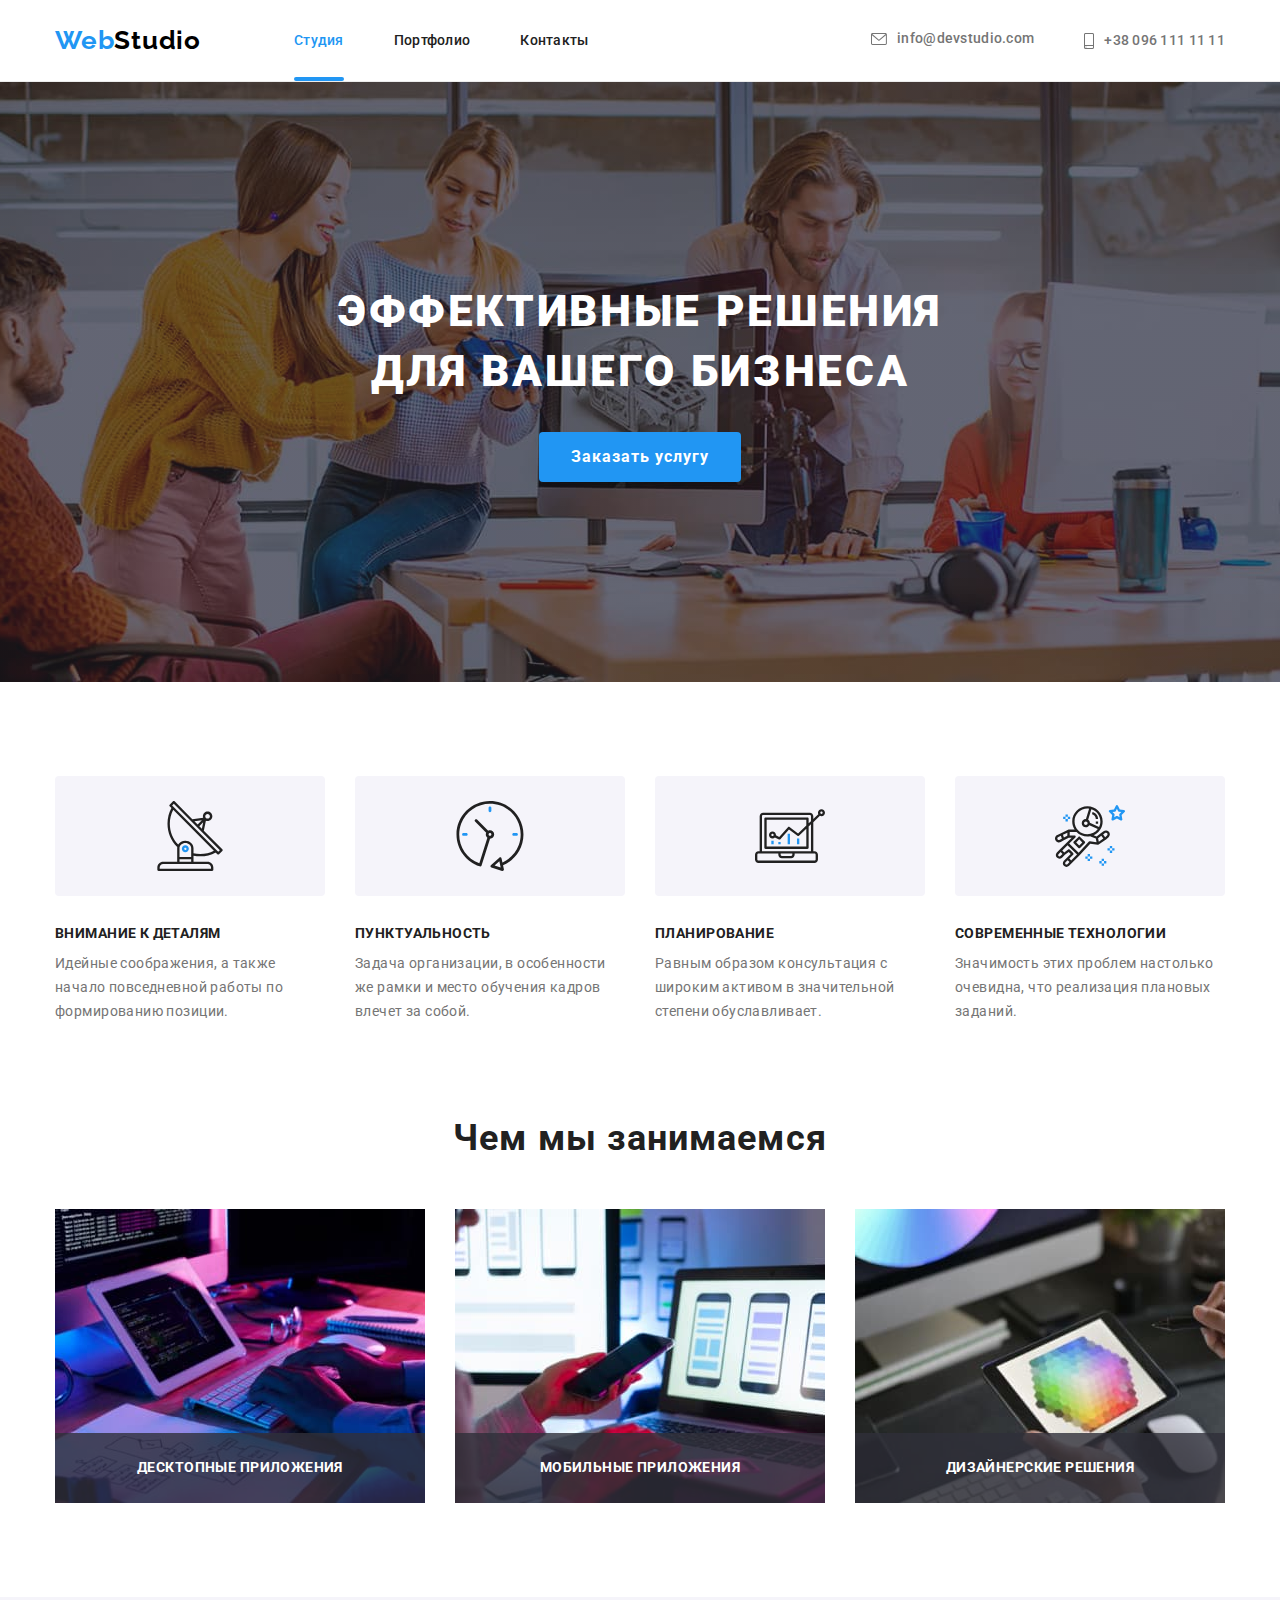
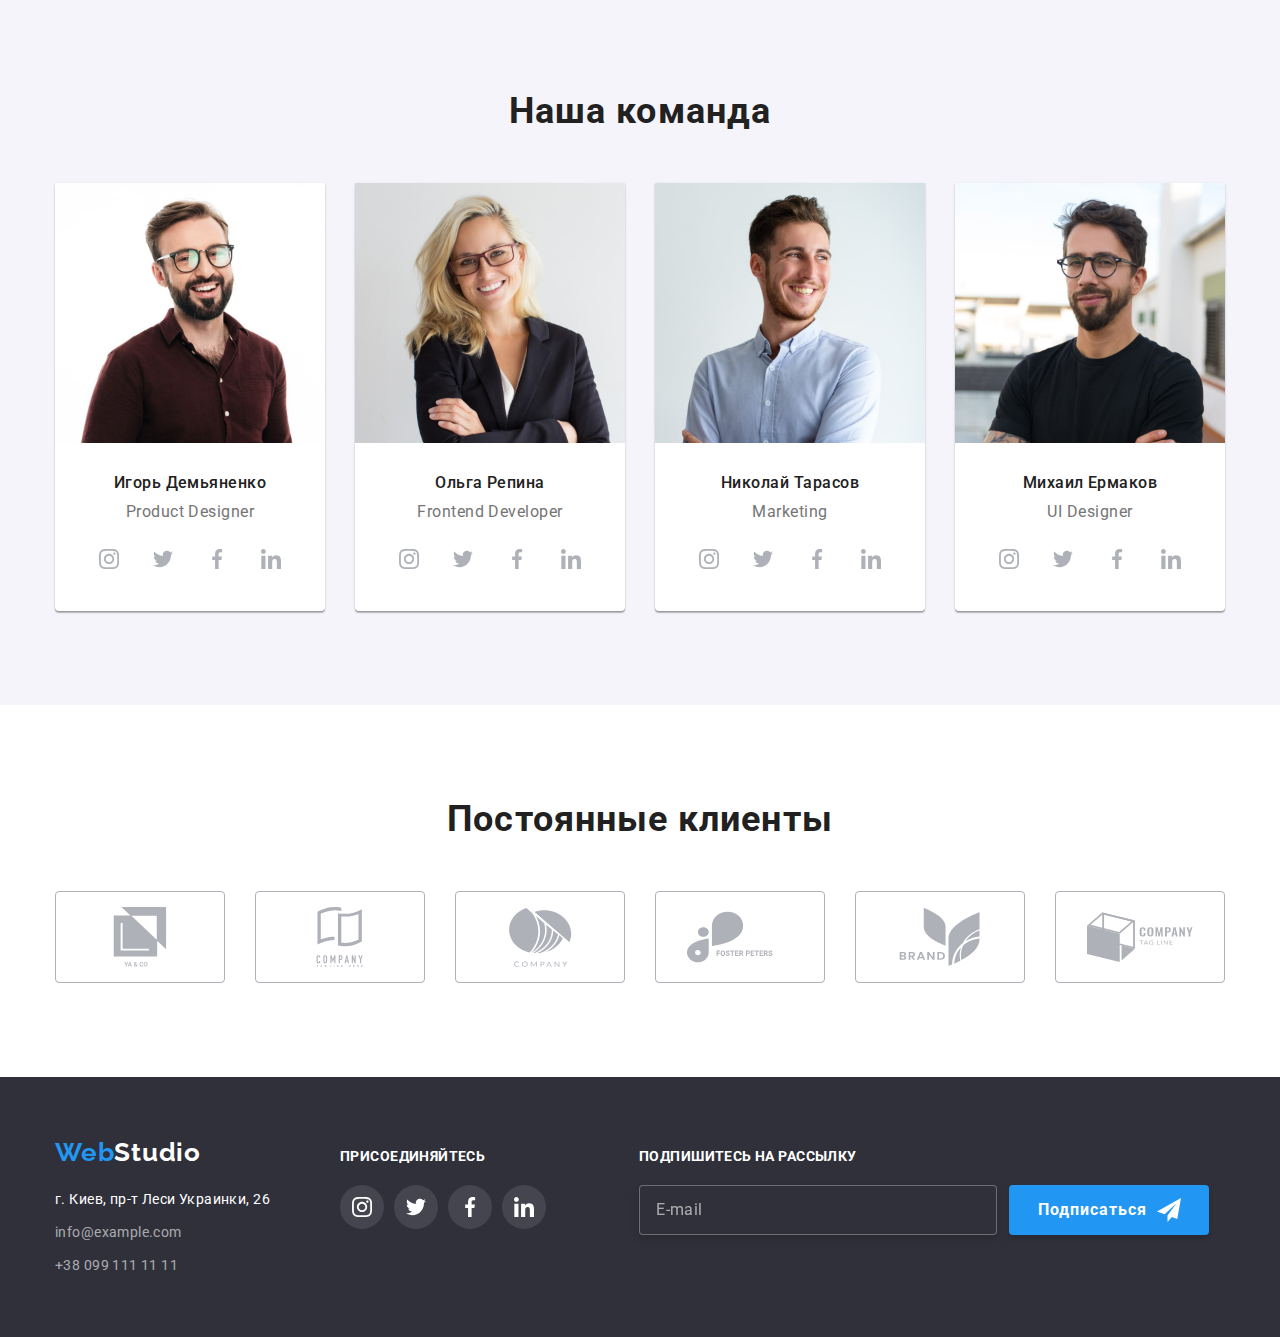
<file: index.html>
<!DOCTYPE html>
<html lang="ru">
  <head>
    <meta charset="UTF-8" />
    <meta http-equiv="X-UA-Compatible" content="IE=edge" />
    <meta name="viewport" content="width=device-width, initial-scale=1.0" />
    <title>Студія</title>
    <link rel="preconnect" href="https://fonts.googleapis.com" />
    <link rel="preconnect" href="https://fonts.gstatic.com" crossorigin />
    <link
      href="https://fonts.googleapis.com/css2?family=Raleway:wght@700&family=Roboto:wght@400;500;700;900&display=swap"
      rel="stylesheet"
    />
    <link
      rel="stylesheet"
      href="https://cdnjs.cloudflare.com/ajax/libs/modern-normalize/1.1.0/modern-normalize.min.css"
    />
    <link rel="stylesheet" href="./css/styles.css" />
  </head>
  <body>
    <header>
      <div class="nav container">
        <nav class="navigation">
          <a href="./index.html" class="logo">
            <span class="word-web">Web</span
            ><span class="word-studio">Studio</span>
          </a>
          <ul class="site-nav list">
            <li class="item">
              <a href="./index.html" class="link current">Студия</a>
            </li>
            <li class="item">
              <a href="./portfolio.html" class="link">Портфолио</a>
            </li>
            <li class="item">
              <a href="" class="link">Контакты</a>
            </li>
          </ul>
        </nav>
        <ul class="site-contact list">
          <li class="item-contact">
            <a href="mailto:info@devstudio.com" class="header-mail">
              <svg class="contact-icon" width="16px" height="12px">
                <use href="./images/symbol-defs.svg#icon-envelope"></use></svg
              >info@devstudio.com</a
            >
          </li>
          <li class="item-contact">
            <a href="tel:+380961111111" class="header-tel">
              <svg class="contact-icon" width="10px" height="16px">
                <use href="./images/symbol-defs.svg#icon-smartphone"></use>
              </svg>
              +38 096 111 11 11</a
            >
          </li>
        </ul>
      </div>
    </header>
    <main>
      <section class="section hero">
        <div class="hero-container">
          <h1 class="hero-title">Эффективные решения для вашего бизнеса</h1>
          <button type="button" class="hero-button" data-modal-open>
            Заказать услугу
          </button>
          <div class="backdrop is-hidden" data-modal>
            <form class="contact-form modal">
              <button type="button" class="close-button" data-modal-close>
                <svg class="close-icon" width="18px" height="18px">
                  <use href="./images/symbol-defs.svg#icon-close-black"></use>
                </svg>
              </button>
              <h2 class="contact-title">
                Оставьте свои данные, мы вам перезвоним
              </h2>
              <div class="contact-name">
                <label class="name-label" for="name">Имя</label>
                <input
                  class="form field"
                  type="text"
                  name="name"
                  id="name"
                  placeholder=""
                />
                <svg class="person-icon changed" width="18px" height="18px">
                  <use href="./images/symbol-defs.svg#icon-person-black"></use>
                </svg>
              </div>
              <div class="contact-tel">
                <label class="name-label" for="tel">Телефон</label>
                <input
                  class="form field"
                  type="tel"
                  name="tel"
                  id="tel"
                  placeholder=""
                />
                <svg class="tel-icon changed" width="18px" height="18px">
                  <use href="./images/symbol-defs.svg#icon-phone-black"></use>
                </svg>
              </div>
              <div class="contact-email">
                <label class="name-label" for="modal-email">Почта</label>
                <input
                  class="form field"
                  type="email"
                  name="email2"
                  id="modal-email"
                  placeholder=""
                />
                <svg class="email-icon changed" width="18px" height="18px">
                  <use href="./images/symbol-defs.svg#icon-email-black"></use>
                </svg>
              </div>
              <div class="contact-coment">
                <label class="name-label" for="coment">Комментарий</label>
                <textarea
                  class="coment-form field"
                  name="coment"
                  id="coment"
                  placeholder="Введите текст"
                  cols="30"
                  rows="10"
                ></textarea>
              </div>
              <div class="contact-agreement">
                <label for="agreement" class="agreement-label">
                  <input
                    class="checkbox-input"
                    type="checkbox"
                    name="mailing"
                    value="agreement"
                    id="agreement"
                  />
                  <span class="wrapper-checkbox-icon">
                    <svg
                      class="checkbox-icon changed"
                      width="11px"
                      height="8px"
                    >
                      <use
                        href="./images/symbol-defs.svg#icon-vectorcheck"
                      ></use>
                    </svg>
                  </span>
                  <span>Соглашаюсь с рассылкой и принимаю</span>
                  <a
                    class="agreement link"
                    href=""
                    target="_blank"
                    rel="noopener noreferrer"
                  >
                    Условия договора
                  </a>
                </label>
              </div>
              <button class="contact button" type="submit">Отправить</button>
            </form>
          </div>
        </div>
      </section>
      <section class="section distinction">
        <div class="container">
          <h2 class="section-title visually-hidden">
            Наши качественные особенности
          </h2>
          <ul class="distinction list">
            <li class="item">
              <div class="icon-wrapper">
                <svg class="distinction-icon" width="70px" height="70px">
                  <use href="./images/symbol-defs.svg#icon-antenna"></use>
                </svg>
              </div>
              <h3 class="distinction-header">Внимание к деталям</h3>
              <p class="distinction-description">
                Идейные соображения, а также начало повседневной работы по
                формированию позиции.
              </p>
            </li>
            <li class="item">
              <div class="icon-wrapper">
                <svg class="distinction-icon" width="70px" height="70px">
                  <use href="./images/symbol-defs.svg#icon-clock"></use>
                </svg>
              </div>
              <h3 class="distinction-header">Пунктуальность</h3>
              <p class="distinction-description">
                Задача организации, в особенности же рамки и место обучения
                кадров влечет за собой.
              </p>
            </li>
            <li class="item">
              <div class="icon-wrapper">
                <svg class="distinction-icon" width="70px" height="70px">
                  <use href="./images/symbol-defs.svg#icon-diagram"></use>
                </svg>
              </div>
              <h3 class="distinction-header">Планирование</h3>
              <p class="distinction-description">
                Равным образом консультация с широким активом в значительной
                степени обуславливает.
              </p>
            </li>
            <li class="item">
              <div class="icon-wrapper">
                <svg class="distinction-icon" width="70px" height="70px">
                  <use href="./images/symbol-defs.svg#icon-astronaut"></use>
                </svg>
              </div>
              <h3 class="distinction-header">Современные технологии</h3>
              <p class="distinction-description">
                Значимость этих проблем настолько очевидна, что реализация
                плановых заданий.
              </p>
            </li>
          </ul>
        </div>
      </section>
      <section class="section occupations">
        <div class="container column">
          <h2 class="section-title">Чем мы занимаемся</h2>
          <ul class="occupation list">
            <li class="item">
              <img
                src="./images/img1.jpg"
                alt=" на малюнку зображена розробка програмного забезпечення для комп'ютера"
                width="370"
                class="occupation-foto"
              />
              <h3 class="description-title">Десктопные приложения</h3>
            </li>
            <li class="item">
              <img
                src="./images/img2.jpg"
                alt="на малюнку зображена розробка програмного забезпечення для телефона"
                width="370"
                class="occupation-foto"
              />
              <h3 class="description-title">Мобильные приложения</h3>
            </li>
            <li class="item">
              <img
                src="./images/img3.jpg"
                alt="на малюнку зображено вибір кольорового спектру на планшеті"
                width="370"
                class="occupation-foto"
              />
              <h3 class="description-title">Дизайнерские решения</h3>
            </li>
          </ul>
        </div>
      </section>
      <section class="section our-team">
        <div class="container column">
          <h2 class="section-title">Наша команда</h2>
          <ul class="our-team list">
            <li class="item">
              <img
                src="./images/igor.jpg"
                alt="фото Игоря"
                width="270"
                class="our-team foto"
              />
              <div class="team wrapper">
                <h3 class="team-member">Игорь Демьяненко</h3>
                <p class="specialization">Product Designer</p>
              </div>
              <ul class="social-networks list">
                <li class="social-network-icon">
                  <a
                    href="https://www.instagram.com/"
                    target="_blank"
                    rel="noopener noreferrer"
                  >
                    <svg class="social-icon" width="20px" height="20px">
                      <use href="./images/symbol-defs.svg#icon-instagram"></use>
                    </svg>
                  </a>
                </li>
                <li class="social-network-icon">
                  <a
                    href="https://twitter.com/"
                    target="_blank"
                    rel="noopener noreferrer"
                  >
                    <svg class="social-icon" width="20px" height="20px">
                      <use href="./images/symbol-defs.svg#icon-twitter"></use>
                    </svg>
                  </a>
                </li>
                <li class="social-network-icon">
                  <a
                    href="https://www.facebook.com/"
                    target="_blank"
                    rel="noopener noreferrer"
                  >
                    <svg class="social-icon" width="20px" height="20px">
                      <use href="./images/symbol-defs.svg#icon-facebook"></use>
                    </svg>
                  </a>
                </li>
                <li class="social-network-icon">
                  <a
                    href="https://www.linkedin.com/"
                    target="_blank"
                    rel="noopener noreferrer"
                  >
                    <svg class="social-icon" width="20px" height="20px">
                      <use href="./images/symbol-defs.svg#icon-linkedin"></use>
                    </svg>
                  </a>
                </li>
              </ul>
            </li>
            <li class="item">
              <img
                src="./images/olga.jpg"
                alt="фото Ольги"
                width="270"
                class="our-team foto"
              />
              <div class="team wrapper">
                <h3 class="team-member">Ольга Репина</h3>
                <p class="specialization">Frontend Developer</p>
              </div>
              <ul class="social-networks list">
                <li class="social-network-icon">
                  <a
                    href="https://www.instagram.com/"
                    target="_blank"
                    rel="noopener noreferrer"
                  >
                    <svg class="social-icon" width="20px" height="20px">
                      <use href="./images/symbol-defs.svg#icon-instagram"></use>
                    </svg>
                  </a>
                </li>
                <li class="social-network-icon">
                  <a
                    href="https://twitter.com/"
                    target="_blank"
                    rel="noopener noreferrer"
                  >
                    <svg class="social-icon" width="20px" height="20px">
                      <use href="./images/symbol-defs.svg#icon-twitter"></use>
                    </svg>
                  </a>
                </li>
                <li class="social-network-icon">
                  <a
                    href="https://www.facebook.com/"
                    target="_blank"
                    rel="noopener noreferrer"
                  >
                    <svg class="social-icon" width="20px" height="20px">
                      <use href="./images/symbol-defs.svg#icon-facebook"></use>
                    </svg>
                  </a>
                </li>
                <li class="social-network-icon">
                  <a
                    href="https://www.linkedin.com/"
                    target="_blank"
                    rel="noopener noreferrer"
                  >
                    <svg class="social-icon" width="20px" height="20px">
                      <use href="./images/symbol-defs.svg#icon-linkedin"></use>
                    </svg>
                  </a>
                </li>
              </ul>
            </li>
            <li class="item">
              <img
                src="./images/nikolas.jpg"
                alt="фото Николая"
                width="270"
                class="our-team foto"
              />
              <div class="team wrapper">
                <h3 class="team-member">Николай Тарасов</h3>
                <p class="specialization">Marketing</p>
              </div>
              <ul class="social-networks list">
                <li class="social-network-icon">
                  <a
                    href="https://www.instagram.com/"
                    target="_blank"
                    rel="noopener noreferrer"
                  >
                    <svg class="social-icon" width="20px" height="20px">
                      <use href="./images/symbol-defs.svg#icon-instagram"></use>
                    </svg>
                  </a>
                </li>
                <li class="social-network-icon">
                  <a
                    href="https://twitter.com/"
                    target="_blank"
                    rel="noopener noreferrer"
                  >
                    <svg class="social-icon" width="20px" height="20px">
                      <use href="./images/symbol-defs.svg#icon-twitter"></use>
                    </svg>
                  </a>
                </li>
                <li class="social-network-icon">
                  <a
                    href="https://www.facebook.com/"
                    target="_blank"
                    rel="noopener noreferrer"
                  >
                    <svg class="social-icon" width="20px" height="20px">
                      <use href="./images/symbol-defs.svg#icon-facebook"></use>
                    </svg>
                  </a>
                </li>
                <li class="social-network-icon">
                  <a
                    href="https://www.linkedin.com/"
                    target="_blank"
                    rel="noopener noreferrer"
                  >
                    <svg class="social-icon" width="20px" height="20px">
                      <use href="./images/symbol-defs.svg#icon-linkedin"></use>
                    </svg>
                  </a>
                </li>
              </ul>
            </li>
            <li class="item">
              <img
                src="./images/mihailo.jpg"
                alt="фото Михаила"
                width="270"
                class="our-team foto"
              />
              <div class="team wrapper">
                <h3 class="team-member">Михаил Ермаков</h3>
                <p class="specialization">UI Designer</p>
              </div>
              <ul class="social-networks list">
                <li class="social-network-icon">
                  <a
                    href="https://www.instagram.com/"
                    target="_blank"
                    rel="noopener noreferrer"
                  >
                    <svg class="social-icon" width="20px" height="20px">
                      <use href="./images/symbol-defs.svg#icon-instagram"></use>
                    </svg>
                  </a>
                </li>
                <li class="social-network-icon">
                  <a
                    href="https://twitter.com/"
                    target="_blank"
                    rel="noopener noreferrer"
                  >
                    <svg class="social-icon" width="20px" height="20px">
                      <use href="./images/symbol-defs.svg#icon-twitter"></use>
                    </svg>
                  </a>
                </li>
                <li class="social-network-icon">
                  <a
                    href="https://www.facebook.com/"
                    target="_blank"
                    rel="noopener noreferrer"
                  >
                    <svg class="social-icon" width="20px" height="20px">
                      <use href="./images/symbol-defs.svg#icon-facebook"></use>
                    </svg>
                  </a>
                </li>
                <li class="social-network-icon">
                  <a
                    href="https://www.linkedin.com/"
                    target="_blank"
                    rel="noopener noreferrer"
                  >
                    <svg class="social-icon" width="20px" height="20px">
                      <use href="./images/symbol-defs.svg#icon-linkedin"></use>
                    </svg>
                  </a>
                </li>
              </ul>
            </li>
          </ul>
        </div>
      </section>
      <section class="section client">
        <div class="container column">
          <h2 class="section-title">Постоянные клиенты</h2>
          <ul class="clients list">
            <li class="client-logo">
              <a href="" target="_blank" rel="noopener noreferrer">
                <svg class="logo-icon" width="106px" height="60px">
                  <use href="./images/symbol-defs.svg#icon-client1"></use>
                </svg>
              </a>
            </li>
            <li class="client-logo">
              <a href="" target="_blank" rel="noopener noreferrer">
                <svg class="logo-icon" width="106px" height="60px">
                  <use href="./images/symbol-defs.svg#icon-client2"></use>
                </svg>
              </a>
            </li>
            <li class="client-logo">
              <a href="" target="_blank" rel="noopener noreferrer">
                <svg class="logo-icon" width="106px" height="60px">
                  <use href="./images/symbol-defs.svg#icon-client3"></use>
                </svg>
              </a>
            </li>
            <li class="client-logo">
              <a href="" target="_blank" rel="noopener noreferrer">
                <svg class="logo-icon" width="106px" height="60px">
                  <use href="./images/symbol-defs.svg#icon-client4"></use>
                </svg>
              </a>
            </li>
            <li class="client-logo">
              <a href="" target="_blank" rel="noopener noreferrer">
                <svg class="logo-icon" width="106px" height="60px">
                  <use href="./images/symbol-defs.svg#icon-client5"></use>
                </svg>
              </a>
            </li>
            <li class="client-logo">
              <a href="" target="_blank" rel="noopener noreferrer">
                <svg class="logo-icon" width="106px" height="60px">
                  <use href="./images/symbol-defs.svg#icon-client6"></use>
                </svg>
              </a>
            </li>
          </ul>
        </div>
      </section>
    </main>

    <footer class="footer navigation">
      <div class="container-footer">
        <div class="adress-container">
          <a href="./index.html" class="logo">
            <span class="word-web">Web</span
            ><span class="word-studio">Studio</span>
          </a>
          <address class="adress">
            <ul class="adress list">
              <li class="item">
                <a
                  href="https://goo.gl/maps/ZD16TCM3uoNAEAxr9"
                  target="_blank"
                  rel="noopener noreferrer"
                  class="physical-address"
                  >г. Киев, пр-т Леси Украинки, 26</a
                >
              </li>
              <li class="item">
                <a href="mailto:info@example.com" class="footer-mail"
                  >info@example.com</a
                >
              </li>
              <li class="item">
                <a href="tel:+380991111111" class="footer-tel"
                  >+38 099 111 11 11</a
                >
              </li>
            </ul>
          </address>
        </div>
        <div class="join-container">
          <h3 class="join-title">присоединяйтесь</h3>
          <ul class="social-networks footer list">
            <li class="social-network-icon">
              <a
                href="https://www.instagram.com/"
                target="_blank"
                rel="noopener noreferrer"
                class="footer-icon"
              >
                <svg class="social-icon" width="20px" height="20px">
                  <use href="./images/symbol-defs.svg#icon-instagram"></use>
                </svg>
              </a>
            </li>
            <li class="social-network-icon">
              <a
                href="https://twitter.com/"
                target="_blank"
                rel="noopener noreferrer"
                class="footer-icon"
              >
                <svg class="social-icon" width="20px" height="20px">
                  <use href="./images/symbol-defs.svg#icon-twitter"></use>
                </svg>
              </a>
            </li>
            <li class="social-network-icon">
              <a
                href="https://www.facebook.com/"
                target="_blank"
                rel="noopener noreferrer"
                class="footer-icon"
              >
                <svg class="social-icon" width="20px" height="20px">
                  <use href="./images/symbol-defs.svg#icon-facebook"></use>
                </svg>
              </a>
            </li>
            <li class="social-network-icon">
              <a
                href="https://www.linkedin.com/"
                target="_blank"
                rel="noopener noreferrer"
                class="footer-icon"
              >
                <svg class="social-icon" width="20px" height="20px">
                  <use href="./images/symbol-defs.svg#icon-linkedin"></use>
                </svg>
              </a>
            </li>
          </ul>
        </div>

        <form class="subscribe-form" name="subscribe-form">
          <div class="subscription-wrap">
            <label class="subscription-title" for="email"
              >Подпишитесь на рассылку</label
            >

            <input
              class="subscription-input"
              type="email"
              name="email"
              id="email"
              placeholder="E-mail"
            />
          </div>

          <button class="subscription button" type="submit">
            <span class="sub-span">Подписаться</span
            ><svg class="subscription-icon" width="24px" height="24px">
              <use href="./images/symbol-defs.svg#icon-icon-send"></use>
            </svg>
          </button>
        </form>
      </div>
    </footer>
    <script src="./js/modal.js"></script>
  </body>
</html>
</file>
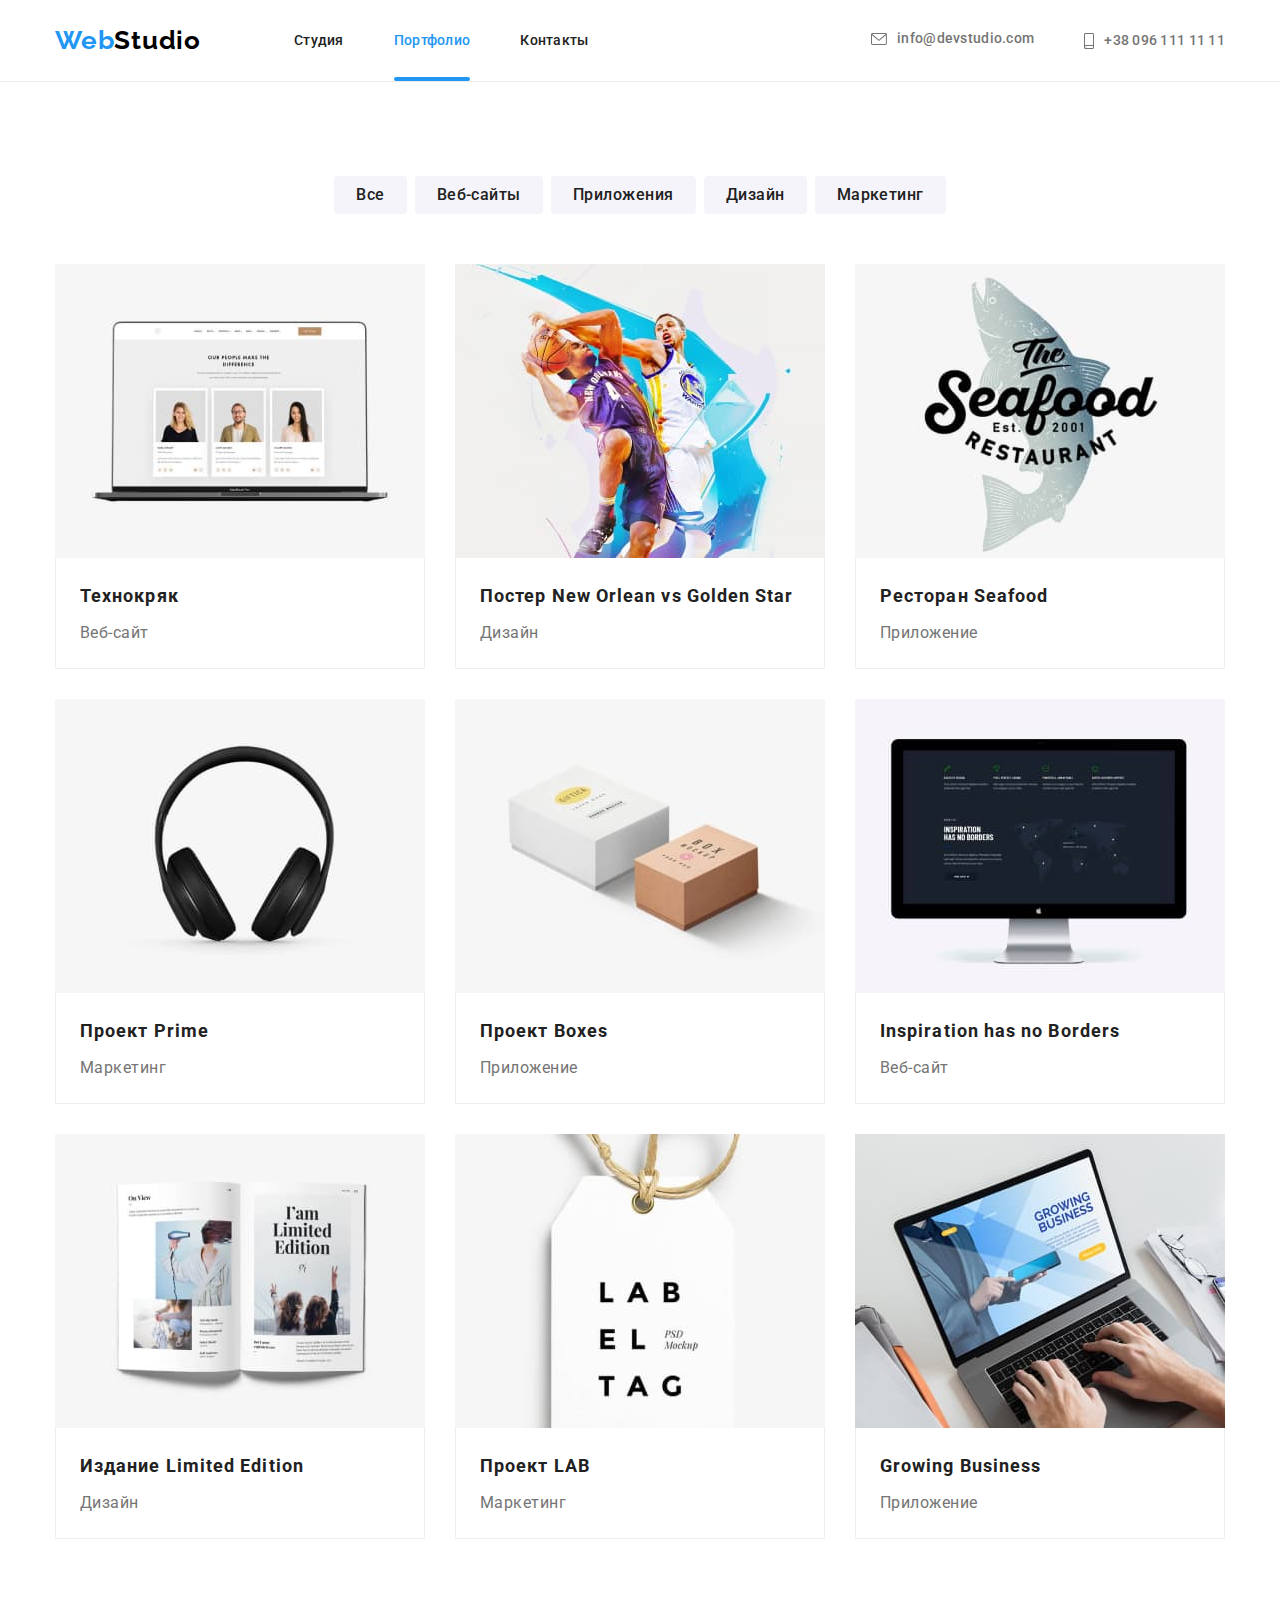
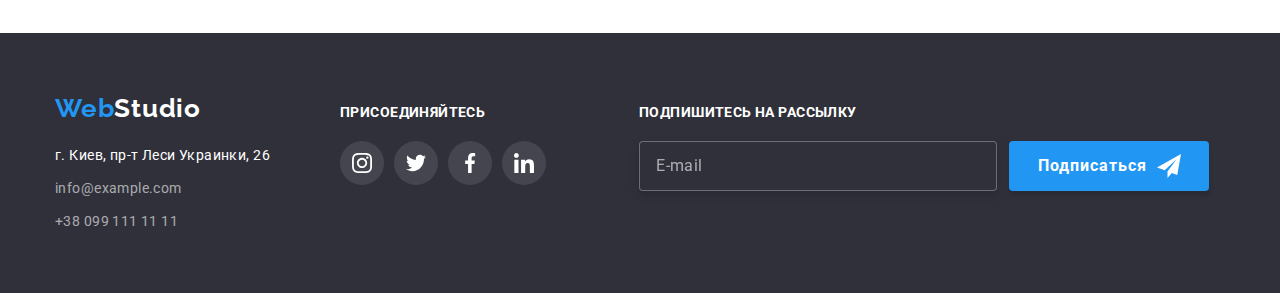
<file: portfolio.html>
<!DOCTYPE html>
<html lang="ru">
  <head>
    <meta charset="UTF-8" />
    <meta http-equiv="X-UA-Compatible" content="IE=edge" />
    <meta name="viewport" content="width=device-width, initial-scale=1.0" />
    <title>Портфоліо</title>
    <link rel="preconnect" href="https://fonts.googleapis.com" />
    <link rel="preconnect" href="https://fonts.gstatic.com" crossorigin />
    <link
      href="https://fonts.googleapis.com/css2?family=Raleway:wght@700&family=Roboto:wght@400;500;700;900&display=swap"
      rel="stylesheet"
    />
    <link
      rel="stylesheet"
      href="https://cdnjs.cloudflare.com/ajax/libs/modern-normalize/1.1.0/modern-normalize.min.css"
    />
    <link rel="stylesheet" href="./css/styles.css" />
  </head>
  <body>
    <header>
      <div class="nav container">
        <nav class="navigation">
          <a href="./index.html" class="logo">
            <span class="word-web">Web</span
            ><span class="word-studio">Studio</span>
          </a>
          <ul class="site-nav list">
            <li class="item">
              <a href="./index.html" class="link">Студия</a>
            </li>
            <li class="item">
              <a href="./portfolio.html" class="link current">Портфолио</a>
            </li>
            <li class="item">
              <a href="" class="link">Контакты</a>
            </li>
          </ul>
        </nav>
        <ul class="site-contact list">
          <li class="item-contact">
            <a href="mailto:info@devstudio.com" class="header-mail">
              <svg class="contact-icon" width="16px" height="12px">
                <use href="./images/symbol-defs.svg#icon-envelope"></use>
              </svg>
              info@devstudio.com</a
            >
          </li>
          <li class="item-contact">
            <a href="tel:+380961111111" class="header-tel">
              <svg class="contact-icon" width="10px" height="16px">
                <use href="./images/symbol-defs.svg#icon-smartphone"></use>
              </svg>
              +38 096 111 11 11</a
            >
          </li>
        </ul>
      </div>
    </header>
    <main>
      <section class="section filters">
        <div class="container filter">
          <h1 class="section-title visually-hidden">Фильтр портфолио</h1>
          <ul class="filter-bar list">
            <li class="item">
              <button type="button" class="filter-bar-button">Все</button>
            </li>
            <li class="item">
              <button type="button" class="filter-bar-button">Веб-сайты</button>
            </li>
            <li class="item">
              <button type="button" class="filter-bar-button">
                Приложения
              </button>
            </li>
            <li class="item">
              <button type="button" class="filter-bar-button">Дизайн</button>
            </li>
            <li class="item">
              <button type="button" class="filter-bar-button">Маркетинг</button>
            </li>
          </ul>
          <ul class="work list">
            <li class="item">
              <a href="" class="work-link">
                <div class="work-container">
                  <img
                    src="./images/img01.jpg"
                    alt="приклад веб сторінки відкритий на ноутбуці"
                    width="370"
                    class="work-image"
                  />
                  <p class="work-description">
                    Lorem, ipsum dolor sit amet consectetur adipisicing elit.
                    Mollitia illum ab, suscipit esse tenetur aut velit placeat
                    dignissimos assumenda voluptatum? Exercitationem aliquam
                    ipsam rem magni molestiae, quo error repudiandae quasi.
                  </p>
                </div>

                <div class="work-wrapper">
                  <h2 class="title-image">Технокряк</h2>
                  <p class="work-group">Веб-сайт</p>
                </div>
              </a>
            </li>
            <li class="item">
              <a href="" class="work-link">
                <div class="work-container">
                  <img
                    src="./images/img02.jpg"
                    alt="постер New Orlean vs Golden Star"
                    width="370"
                    class="work-image"
                  />
                  <p class="work-description">
                    Lorem, ipsum dolor sit amet consectetur adipisicing elit.
                    Mollitia illum ab, suscipit esse tenetur aut velit placeat
                    dignissimos assumenda voluptatum? Exercitationem aliquam
                    ipsam rem magni molestiae, quo error repudiandae quasi.
                  </p>
                </div>
                <div class="work-wrapper">
                  <h2 class="title-image">Постер New Orlean vs Golden Star</h2>
                  <p class="work-group">Дизайн</p>
                </div>
              </a>
            </li>
            <li class="item">
              <a href="" class="work-link">
                <div class="work-container">
                  <img
                    src="./images/img03.jpg"
                    alt="логотип ресторана Seafood"
                    width="370"
                    class="work-image"
                  />
                  <p class="work-description">
                    Lorem, ipsum dolor sit amet consectetur adipisicing elit.
                    Mollitia illum ab, suscipit esse tenetur aut velit placeat
                    dignissimos assumenda voluptatum? Exercitationem aliquam
                    ipsam rem magni molestiae, quo error repudiandae quasi.
                  </p>
                </div>
                <div class="work-wrapper">
                  <h2 class="title-image">Ресторан Seafood</h2>
                  <p class="work-group">Приложение</p>
                </div>
              </a>
            </li>
            <li class="item">
              <a href="" class="work-link">
                <div class="work-container">
                  <img
                    src="./images/img04.jpg"
                    alt="повнорозмірні навушники"
                    width="370"
                    class="work-image"
                  />
                  <p class="work-description">
                    Lorem, ipsum dolor sit amet consectetur adipisicing elit.
                    Mollitia illum ab, suscipit esse tenetur aut velit placeat
                    dignissimos assumenda voluptatum? Exercitationem aliquam
                    ipsam rem magni molestiae, quo error repudiandae quasi.
                  </p>
                </div>
                <div class="work-wrapper">
                  <h2 class="title-image">Проект Prime</h2>
                  <p class="work-group">Маркетинг</p>
                </div>
              </a>
            </li>
            <li class="item">
              <a href="" class="work-link">
                <div class="work-container">
                  <img
                    src="./images/img05.jpg"
                    alt="дві коробочки"
                    width="370"
                    class="work-image"
                  />
                  <p class="work-description">
                    Lorem, ipsum dolor sit amet consectetur adipisicing elit.
                    Mollitia illum ab, suscipit esse tenetur aut velit placeat
                    dignissimos assumenda voluptatum? Exercitationem aliquam
                    ipsam rem magni molestiae, quo error repudiandae quasi.
                  </p>
                </div>
                <div class="work-wrapper">
                  <h2 class="title-image">Проект Boxes</h2>
                  <p class="work-group">Приложение</p>
                </div>
              </a>
            </li>
            <li class="item">
              <a href="" class="work-link">
                <div class="work-container">
                  <img
                    src="./images/img06.jpg"
                    alt="компютерний монітор з відкритою веб сторінкою"
                    width="370"
                    class="work-image"
                  />
                  <p class="work-description">
                    Lorem, ipsum dolor sit amet consectetur adipisicing elit.
                    Mollitia illum ab, suscipit esse tenetur aut velit placeat
                    dignissimos assumenda voluptatum? Exercitationem aliquam
                    ipsam rem magni molestiae, quo error repudiandae quasi.
                  </p>
                </div>
                <div class="work-wrapper">
                  <h2 class="title-image">Inspiration has no Borders</h2>
                  <p class="work-group">Веб-сайт</p>
                </div>
              </a>
            </li>
            <li class="item">
              <a href="" class="work-link">
                <div class="work-container">
                  <img
                    src="./images/img07.jpg"
                    alt="відкрита книга з малюнками"
                    width="370"
                    class="work-image"
                  />
                  <p class="work-description">
                    Lorem, ipsum dolor sit amet consectetur adipisicing elit.
                    Mollitia illum ab, suscipit esse tenetur aut velit placeat
                    dignissimos assumenda voluptatum? Exercitationem aliquam
                    ipsam rem magni molestiae, quo error repudiandae quasi.
                  </p>
                </div>
                <div class="work-wrapper">
                  <h2 class="title-image">Издание Limited Edition</h2>
                  <p class="work-group">Дизайн</p>
                </div>
              </a>
            </li>
            <li class="item">
              <a href="" class="work-link">
                <div class="work-container">
                  <img
                    src="./images/img08.jpg"
                    alt="картонна бірка проекту LAB EL TAG"
                    width="370"
                    class="work-image"
                  />
                  <p class="work-description">
                    Lorem, ipsum dolor sit amet consectetur adipisicing elit.
                    Mollitia illum ab, suscipit esse tenetur aut velit placeat
                    dignissimos assumenda voluptatum? Exercitationem aliquam
                    ipsam rem magni molestiae, quo error repudiandae quasi.
                  </p>
                </div>
                <div class="work-wrapper">
                  <h2 class="title-image">Проект LAB</h2>
                  <p class="work-group">Маркетинг</p>
                </div>
              </a>
            </li>
            <li class="item">
              <a href="" class="work-link">
                <div class="work-container">
                  <img
                    src="./images/img09.jpg"
                    alt="відкритий ноутбук з вебсторінкою Growing Business"
                    width="370"
                    class="work-image"
                  />
                  <p class="work-description">
                    Lorem, ipsum dolor sit amet consectetur adipisicing elit.
                    Mollitia illum ab, suscipit esse tenetur aut velit placeat
                    dignissimos assumenda voluptatum? Exercitationem aliquam
                    ipsam rem magni molestiae, quo error repudiandae quasi.
                  </p>
                </div>
                <div class="work-wrapper">
                  <h2 class="title-image">Growing Business</h2>
                  <p class="work-group">Приложение</p>
                </div>
              </a>
            </li>
          </ul>
        </div>
      </section>
    </main>

    <footer class="footer navigation">
      <div class="container-footer">
        <div class="adress-container">
          <a href="./index.html" class="logo">
            <span class="word-web">Web</span
            ><span class="word-studio">Studio</span>
          </a>
          <address class="adress">
            <ul class="adress list">
              <li class="item">
                <a
                  href="https://goo.gl/maps/ZD16TCM3uoNAEAxr9"
                  target="_blank"
                  rel="noopener noreferrer"
                  class="physical-address"
                  >г. Киев, пр-т Леси Украинки, 26</a
                >
              </li>
              <li class="item">
                <a href="mailto:info@example.com" class="footer-mail"
                  >info@example.com</a
                >
              </li>
              <li class="item">
                <a href="tel:+380991111111" class="footer-tel"
                  >+38 099 111 11 11</a
                >
              </li>
            </ul>
          </address>
        </div>
        <div class="join-container">
          <h3 class="join-title">присоединяйтесь</h3>
          <ul class="social-networks footer list">
            <li class="social-network-icon">
              <a
                href="https://www.instagram.com/"
                target="_blank"
                rel="noopener noreferrer"
                class="footer-icon"
              >
                <svg class="social-icon" width="20px" height="20px">
                  <use href="./images/symbol-defs.svg#icon-instagram"></use>
                </svg>
              </a>
            </li>
            <li class="social-network-icon">
              <a
                href="https://twitter.com/"
                target="_blank"
                rel="noopener noreferrer"
                class="footer-icon"
              >
                <svg class="social-icon" width="20px" height="20px">
                  <use href="./images/symbol-defs.svg#icon-twitter"></use>
                </svg>
              </a>
            </li>
            <li class="social-network-icon">
              <a
                href="https://www.facebook.com/"
                target="_blank"
                rel="noopener noreferrer"
                class="footer-icon"
              >
                <svg class="social-icon" width="20px" height="20px">
                  <use href="./images/symbol-defs.svg#icon-facebook"></use>
                </svg>
              </a>
            </li>
            <li class="social-network-icon">
              <a
                href="https://www.linkedin.com/"
                target="_blank"
                rel="noopener noreferrer"
                class="footer-icon"
              >
                <svg class="social-icon" width="20px" height="20px">
                  <use href="./images/symbol-defs.svg#icon-linkedin"></use>
                </svg>
              </a>
            </li>
          </ul>
        </div>
        <form class="subscribe-form" name="subscribe-form">
          <div class="subscription-wrap">
            <label class="subscription-title" for="email"
              >Подпишитесь на рассылку</label
            >

            <input
              class="subscription-input"
              type="email"
              name="email"
              id="email"
              placeholder="E-mail"
            />
          </div>
          <button class="subscription button" type="submit">
            <span class="sub-span">Подписаться</span
            ><svg class="subscription-icon" width="24px" height="24px">
              <use href="./images/symbol-defs.svg#icon-icon-send"></use>
            </svg>
          </button>
        </form>
      </div>
    </footer>
  </body>
</html>
</file>
<file: css/styles.css>
/* #FFFFFF */
/* background: #FFFFFF; */
/* #ECECEC */
/* border: 1px solid #ECECEC */
/* #212121 */
/* background: #212121; */
/* #2196F3 */
/* background: #2196F3; */
/* #000000 */
/* background: #000000; */
/* #757575 */
/* background: #757575; */
/* #2F303A */
/* background: #2F303A; */
/* #F5F4FA */
/* background: #F5F4FA; */
/* #EEEEEE */
/* background: #EEEEEE */
/* background: #FFFFFF99  */
/* color: rgba(255, 255, 255, 0.6); */

:root {
  --primary-text-color: #757575;
  --title-text-color: #212121;
  --accent-color: #2196f3;
  --primary-white-color: #ffffff;
  --footer-background-color: #2f303a;
}
body {
  margin: 0;

  font-family: "Roboto", sans-serif;
  font-style: normal;
  font-weight: 400;
  font-size: 14px;
  line-height: 1.7;
  background-color: var(--primary-white-color);
  color: var(--primary-text-color);
}

header {
  border-bottom: 1px solid #ececec;
}

.visually-hidden {
  position: absolute;
  width: 1px;
  height: 1px;
  margin: -1px;
  border: 0;
  padding: 0;
  white-space: nowrap;
  clip-path: inset(100%);
  clip: rect(0 0 0 0);
  overflow: hidden;
}

/* logo */

.logo {
  display: block;
  text-decoration: none;

  font-family: "Raleway";
  font-style: normal;
  font-weight: 700;
  font-size: 26px;
  line-height: 1.2;
  letter-spacing: 0.03em;
}
.nav .navigation .logo {
  padding-top: 25px;
  padding-bottom: 25px;
  margin-right: 93px;
}

.navigation .word-web {
  color: var(--accent-color);
  padding-top: 25px;
  padding-bottom: 25px;
}
.navigation .word-studio {
  color: #000000;
  padding-top: 25px;
  padding-bottom: 25px;
}
.footer .word-studio {
  color: var(--primary-white-color);
}
.footer .word-web {
  color: var(--accent-color);
}
.logo span {
  transition-property: color;
  transition-duration: 250ms;
  transition-timing-function: cubic-bezier(0.4, 0, 0.2, 1);
}
.logo:hover span,
.logo:focus span,
.logo:active span {
  color: var(--accent-color);
}

/* site navi */
.list {
  list-style: none;
  padding: 0;
  margin: 0;
}
.site-nav .link {
  display: block;
  padding-top: 32px;
  padding-bottom: 32px;

  text-decoration: none;
  font-weight: 500;
  font-size: 14px;
  line-height: 1.14;
  letter-spacing: 0.02em;

  color: var(--title-text-color);
}
.site-nav .current {
  position: relative;
  color: var(--accent-color);
}
.current::after {
  content: "";
  position: absolute;
  bottom: 0;
  left: 0;
  width: 100%;
  height: 4px;

  background: #2196f3;
  border-radius: 2px;
}
.site-nav a {
  transition-property: color;
  transition-duration: 250ms;
  transition-timing-function: cubic-bezier(0.4, 0, 0.2, 1);
}
.site-nav a:hover,
.site-nav a:active,
.site-nav a:focus {
  color: var(--accent-color);
}

.site-contact .header-mail,
.site-contact .header-tel {
  display: flex;
  padding-top: 32px;
  padding-bottom: 32px;
  align-items: center;

  text-decoration: none;
  font-weight: 500;
  font-size: 14px;
  line-height: 1.14px;
  letter-spacing: 0.02em;

  color: var(--primary-text-color);
}
.site-contact a {
  transition-property: color;
  transition-duration: 250ms;
  transition-timing-function: cubic-bezier(0.4, 0, 0.2, 1);
}
.site-contact a:hover,
.site-contact a:focus,
.site-contact a:active {
  color: var(--accent-color);
  /* fill: var(--accent-color); */
}

/* section hero */
.hero {
  background-color: var(--footer-background-color);
}

.hero-title {
  /* text-align: center; */
  margin: 0 auto;
  margin-bottom: 30px;
  max-width: 696px;

  text-transform: uppercase;
  font-weight: 900;
  font-size: 44px;
  line-height: 1.36;
  letter-spacing: 0.06em;

  color: #ffffff;
}
.hero-button {
  display: inline-block;
  padding: 10px 32px;
  min-width: 200px;
  text-align: center;
  cursor: pointer;
  border-radius: 4px;
  border: none;

  font-family: inherit;
  font-weight: 700;
  font-size: 16px;
  line-height: 1.88;
  letter-spacing: 0.06em;

  color: var(--primary-white-color);
  background-color: var(--accent-color);
  /* border-color: var(--accent-color); */
  border-color: transparent;
  box-shadow: 0px 4px 4px rgba(0, 0, 0, 0.15);
  transition-property: color;
  transition-duration: 250ms;
  transition-timing-function: cubic-bezier(0.4, 0, 0.2, 1);
}

.hero-button:focus,
.hero-button:active,
.hero-button:hover {
  color: rgba(255, 255, 255, 0.85);
}

/*section distinction */

.distinction-header {
  margin-top: 0;
  margin-bottom: 10px;

  text-transform: uppercase;
  font-weight: 700;
  font-size: 14px;
  line-height: 1.14;
  letter-spacing: 0.03em;

  color: #212121;
}
.distinction-description {
  margin-top: 0;
  margin-bottom: 0;
  letter-spacing: 0.03em;
}

/* section occupation */

.occupation-title,
.section-title {
  margin-top: 0;
  margin-bottom: 50px;
  text-align: center;

  font-weight: 700;
  font-size: 36px;
  line-height: 1.16;
  letter-spacing: 0.03em;

  color: var(--title-text-color);
}

/* section our-team */

.our-team {
  background-color: #f5f4fa;
}

.foto,
.occupation-foto,
.work-image {
  display: block;
  /* background-color: darksalmon; */
}
/*  */

.team-member {
  margin-top: 0;
  margin-bottom: 10px;
  text-align: center;

  font-weight: 500;
  font-size: 16px;
  line-height: 1.19;
  letter-spacing: 0.03em;

  color: var(--title-text-color);
}
.specialization {
  margin-top: 0;
  margin-bottom: 0;
  text-align: center;

  font-size: 16px;
  line-height: 1.19;
  letter-spacing: 0.03em;

  color: #757575;
}

/* fotter */
.footer {
  padding-top: 60px;
  padding-bottom: 60px;

  background-color: var(--footer-background-color);
}
.physical-address {
  text-decoration: none;
  font-style: normal;
  font-size: 14px;
  line-height: 1.7;
  letter-spacing: 0.03em;

  color: #ffffff;
}
.footer-tel,
.footer-mail {
  text-decoration: none;

  font-style: normal;
  font-size: 14px;
  line-height: 1.7;
  letter-spacing: 0.03em;

  color: rgba(255, 255, 255, 0.6);
}

.adress .item:not(:last-child) {
  margin-bottom: 9px;
}
.adress a {
  transition-property: color;
  transition-duration: 250ms;
  transition-timing-function: cubic-bezier(0.4, 0, 0.2, 1);
}
.adress a:hover,
.adress a:focus,
.adress a:active {
  color: var(--accent-color);
}
/* filter */

.filter-bar-button {
  display: inline-block;
  padding: 6px 22px;
  min-width: auto;
  border-radius: 4px;
  border: none;
  text-align: center;
  cursor: pointer;

  font-family: inherit;
  font-weight: 500;
  font-size: 16px;
  letter-spacing: 0.03em;
  line-height: 1.62;

  background-color: #f5f4fa;
  color: #212121;
  /* border-color: #f5f4fa; */
  border-color: transparent;
  transition-property: color, background-color, box-shadow;
  transition-duration: 250ms;
  transition-timing-function: cubic-bezier(0.4, 0, 0.2, 1);
}
.filter-bar-button:focus,
.filter-bar-button:active,
.filter-bar-button:hover {
  color: #ffffff;
  background-color: var(--accent-color);
  /* border-color: var(--accent-color); */
  box-shadow: 0px 1px 3px rgba(0, 0, 0, 0.12), 0px 1px 1px rgba(0, 0, 0, 0.14),
    0px 2px 1px rgba(0, 0, 0, 0.2);
}
.work-link {
  text-decoration: none;
  transition-property: color;
  transition-duration: 250ms;
  transition-timing-function: cubic-bezier(0.4, 0, 0.2, 1);
}

.work-link:hover,
.work-link:focus,
.work-link:active {
  color: var(--accent-color);
}

.work-group {
  margin-top: 0;
  margin-bottom: 0;

  font-size: 16px;
  line-height: 1.87;
  letter-spacing: 0.03em;

  /* background-color: #2196f3; */
  color: #757575;
}

.title-image {
  margin-top: 0;
  margin-bottom: 4px;

  font-weight: 700;
  font-size: 18px;
  line-height: 2;
  letter-spacing: 0.06em;

  /* background-color: aquamarine; */
  color: var(--title-text-color);
}
/* геометрія елементів */

.container {
  display: flex;
  align-items: center;
  width: 1200px;
  padding-left: 15px;
  padding-right: 15px;
  margin-left: auto;
  margin-right: auto;
}

.hero-container {
  width: 1200px;
  padding-left: 15px;
  padding-right: 15px;

  margin-left: auto;
  margin-right: auto;
  text-align: center;
}

.container-footer {
  width: 1200px;
  padding-left: 15px;
  padding-right: 15px;
  margin-left: auto;
  margin-right: auto;
  display: flex;
  align-items: baseline;
}
.container-footer .logo {
  display: block;
  margin-bottom: 20px;
}

.navigation {
  display: flex;
  align-items: center;
}
.site-nav {
  display: flex;
  /* align-items: center; */
}

.site-nav .item:not(:last-child) {
  margin-right: 50px;
}

.site-contact .item-contact:not(:last-child) {
  margin-right: 50px;
}

.site-contact {
  display: flex;
  /* align-items: center; */
  margin-left: auto;
}
.section {
  padding-top: 94px;
  padding-bottom: 94px;
  /* background-color: cyan; */
}

.section.hero {
  max-width: 1600px;
  min-height: 600px;
  padding-top: 200px;
  padding-bottom: 200px;
  /* background-color: rgba(47, 48, 58, 0.4); */
  background-image: linear-gradient(
      to right,
      rgba(47, 48, 58, 0.4),
      rgba(47, 48, 58, 0.4)
    ),
    url("../images/hero-img.jpg");
  margin-left: auto;
  margin-right: auto;

  background-repeat: no-repeat;
  background-position: center;
  background-size: cover;
}

.filter-bar {
  margin-bottom: 50px;
  display: flex;
}
.distinction {
  display: flex;
  padding-bottom: 0;
}
.distinction.list .item {
  min-width: calc((100% - 90px) / 4);
}

.distinction .item:not(:last-child) {
  margin-right: 30px;
}
.occupation.list {
  display: flex;
}
.column {
  flex-direction: column;
  /* display: block; */
}
.occupation .item {
  position: relative;

  width: calc((100% - 60px) / 3);
  /* width: 370px; */
}
.occupation.list .item:not(:last-child) {
  margin-right: 30px;
}
.our-team.list {
  display: flex;
}

.our-team .item {
  width: calc((100% - 90px) / 4);
  /* width: 270px; */
  box-shadow: 0px 1px 3px rgba(0, 0, 0, 0.12), 0px 1px 1px rgba(0, 0, 0, 0.14),
    0px 2px 1px rgba(0, 0, 0, 0.2);
  border-radius: 0px 0px 4px 4px;
  background-color: var(--primary-white-color);
}
.our-team .item:not(:last-child) {
  margin-right: 30px;
}
.team.wrapper {
  padding-top: 30px;
  /* padding-bottom: 30px; */
  text-align: center;
}

.filter {
  /* display: flex; */
  flex-direction: column;
  justify-content: center;
  /* background-color: indianred; */
}

.filter-bar .item:not(:last-child) {
  margin-right: 8px;
}

.work {
  display: flex;
  flex-wrap: wrap;
  /* background-color: coral; */
}
.work-wrapper {
  padding: 20px 24px;
  border-bottom: 1px solid #eeeeee;
  border-left: 1px solid #eeeeee;
  border-right: 1px solid #eeeeee;
}
.work .item {
  /* width: 370px; */
  width: calc((100% - 60px) / 3);
  /* background-color: rosybrown; */
  margin-right: 30px;
  margin-bottom: 30px;
  /* border-bottom: 1px solid #eeeeee; */
  transition-property: box-shadow;
  transition-duration: 250ms;
  transition-timing-function: cubic-bezier(0.4, 0, 0.2, 1);
}

.work .item:hover,
.work .item:active,
.work .item:focus {
  box-shadow: 0px 1px 3px rgba(0, 0, 0, 0.12), 0px 1px 1px rgba(0, 0, 0, 0.14),
    0px 2px 1px rgba(0, 0, 0, 0.2);
}

.work .item:nth-child(3n) {
  margin-right: 0;
}
.work .item:nth-last-child(-n + 3) {
  margin-bottom: 0;
}

/* 
.item-contact .header-mail,
.item-contact .header-tel {
  display: flex;

  align-items: center;
}
.header-mail::before {
  content: "";
  width: 16px;
  height: 12px;
  margin-right: 10px;
  background-image: url(../images/envelope.svg);
  background-size: contain;
  background-position: center;
}
.header-tel::before {
  content: "";
  width: 10px;
  height: 16px;
  margin-right: 10px;
  background-image: url(../images/smartphone.svg);
  background-position: center;
  background-size: cover;
}  */

.contact-icon {
  margin-right: 10px;
  fill: currentColor;
}

.icon-wrapper {
  display: flex;
  background-color: #f5f4fa;
  margin-bottom: 30px;
  border-radius: 4px;
  min-height: 120px;
  justify-content: center;
  align-items: center;
}

.social-networks {
  display: flex;
  align-items: center;
  padding: 16px 32px 30px 32px;
  justify-content: center;
}

.social-network-icon {
  display: flex;
  align-items: center;
  justify-content: center;
  width: calc((100%-30px) / 4);
  height: 44px;
}
.social-network-icon:not(:last-child) {
  margin-right: 10px;
}

.social-networks a {
  display: flex;
  padding: 12px;
  color: #afb1b8;
  transition-property: border-radius, cursor, background-color, color;
  transition-duration: 250ms;
  transition-timing-function: cubic-bezier(0.4, 0, 0.2, 1);
}
.social-networks .footer-icon {
  display: flex;
  padding: 12px;
  color: #fff;
  background-color: rgba(255, 255, 255, 0.1);
  border-radius: 50%;
}

.social-networks a:hover,
.social-networks a:active,
.social-networks a:focus {
  border-radius: 50%;
  cursor: pointer;
  background-color: var(--accent-color);
  color: var(--primary-white-color);
}
.social-networks.footer {
  padding: 0;
}

.social-icon {
  fill: currentColor;
}
.clients.list {
  display: flex;
  align-items: center;
}

.client-logo:not(:last-child) {
  margin-right: 30px;
}

.client-logo a {
  display: flex;
  align-items: center;
  justify-content: center;

  width: 170px;
  height: 92px;
  border: 1px solid #afb1b8;
  border-radius: 4px;
  color: #afb1b8;
  transition-property: cursor, background-color, color;
  transition-duration: 250ms;
  transition-timing-function: cubic-bezier(0.4, 0, 0.2, 1);
}

.client-logo a:hover,
.client-logo a:focus,
.client-logo a:active {
  cursor: pointer;
  border-color: var(--accent-color);
  color: var(--accent-color);
}
.logo-icon {
  fill: currentColor;
}

.join-title {
  margin-bottom: 20px;
  margin-top: 0;
  text-transform: uppercase;
  font-weight: 700;
  font-size: 14px;
  line-height: 1.14;
  letter-spacing: 0.03em;

  color: #ffffff;
}
.join-container {
  display: flex;
  flex-direction: column;
  min-width: 206px;
  margin-left: 70px;
}
.description-title {
  position: absolute;
  left: 0;
  bottom: 0;
  margin: 0;
  width: 100%;
  /* height: 70px; */
  padding: 27px 0px;

  text-transform: uppercase;
  font-weight: 700;
  font-size: 14px;
  line-height: 1.14;
  text-align: center;
  letter-spacing: 0.03em;

  color: var(--primary-white-color);
  background-color: rgba(47, 48, 58, 0.8);
}

/* animation work-list */

.work-container {
  position: relative;
  overflow: hidden;
}
.work-description {
  position: absolute;

  bottom: 100;
  left: 0;
  width: 100%;
  height: 100%;
  padding: 63px 24px;

  font-size: 16px;
  line-height: 1.87;
  letter-spacing: 0.03em;
  margin-top: 0;
  margin-bottom: 0;
  color: var(--primary-white-color);
  background-color: rgba(33, 150, 243, 0.9);
  transform: translateY(0);
  transition-property: transform;
  transition-duration: 250ms;
  transition-timing-function: cubic-bezier(0.4, 0, 0.2, 1);
}

.work .item:hover .work-description {
  transform: translateY(-100%);
}

/* Beckdrop */
.backdrop {
  z-index: 1;
  position: fixed;
  top: 0;
  left: 0;
  width: 100%;
  height: 100%;
  background: rgba(0, 0, 0, 0.2);
  opacity: 1;
  transition-property: opacity, visibility;
  transition-duration: 1000ms;
  transition-timing-function: cubic-bezier(0.4, 0, 0.2, 1);
}

.contact-form.modal {
  position: absolute;
  top: 50%;
  left: 50%;
  transform: translate(-50%, -50%) scale(1);

  width: 528px;
  padding: 40px;

  background-color: var(--primary-white-color);
  box-shadow: 0px 1px 3px rgba(0, 0, 0, 0.12), 0px 1px 1px rgba(0, 0, 0, 0.14),
    0px 2px 1px rgba(0, 0, 0, 0.2);
  border-radius: 4px;

  transition-property: transform;
  transition-duration: 1000ms;
  transition-timing-function: cubic-bezier(0.4, 0, 0.2, 1);
}

.close-button {
  position: absolute;
  right: 8px;
  top: 8px;
  display: flex;

  width: 30px;
  height: 30px;
  padding: 5px;

  align-items: center;
  justify-content: center;

  border: 1px solid rgba(0, 0, 0, 0.1);
  border-radius: 50%;
  background-color: var(--primary-white-color);
  cursor: pointer;
  fill: currentColor;
}
.close-icon {
  transition-property: color;
  transition-duration: 250ms;
  transition-timing-function: cubic-bezier(0.4, 0, 0.2, 1);
}
.close-button:hover .close-icon,
.close-button:focus .close-icon,
.close-button:active .close-icon {
  color: var(--accent-color);
}
.backdrop.is-hidden {
  opacity: 0;
  pointer-events: none;
  visibility: hidden;
}

.backdrop.is-hidden .contact-form.modal {
  transform: translate(-50%, -50%) scale(0);
}

.contact-title {
  margin: 0;
  margin-bottom: 12px;
  font-weight: 700;
  font-size: 20px;
  line-height: 1.15;
  text-align: center;
  letter-spacing: 0.03em;

  color: var(--title-text-color);
}

.contact-name,
.contact-tel,
.contact-email {
  position: relative;
  margin-bottom: 10px;
  display: flex;
  flex-direction: column;
  align-items: flex-start;
  color: #212121;
}

.contact-coment {
  display: flex;
  flex-direction: column;
  align-items: flex-start;
  margin-bottom: 20px;
}
.name-label {
  margin-bottom: 4px;
  font-weight: 400;
  font-size: 12px;
  line-height: 1.16;

  letter-spacing: 0.01em;
  color: var(--primary-text-color);
}
.field {
  min-width: 448px;
  height: 40px;
  padding: 11px 42px;

  background-color: var(--primary-white-color);
  border: 1px solid rgba(33, 33, 33, 0.2);
  border-radius: 4px;
  transition-property: border-color;
  transition-duration: 250ms;
  transition-timing-function: cubic-bezier(0.4, 0, 0.2, 1);
}
.person-icon,
.tel-icon,
.email-icon {
  position: absolute;
  bottom: 11px;
  left: 12px;
  fill: currentColor;
}

.changed {
  fill: currentColor;
  transition-property: color;
  transition-duration: 250ms;
  transition-timing-function: cubic-bezier(0.4, 0, 0.2, 1);
}
.field:active,
.field:focus,
.field:hover {
  border-color: var(--accent-color);
}

.field:hover + .changed,
.field:focus + .changed,
.field:active + .changed {
  color: var(--accent-color);
}

.coment-form.field {
  width: 448px;
  min-height: 120px;
  padding: 12px 16px;
  resize: none;
}
.field::placeholder {
  font-weight: 400;
  font-size: 14px;
  line-height: 1.14;
  letter-spacing: 0.01em;

  color: rgba(117, 117, 117, 0.5);
  transition-property: color;
  transition-duration: 250ms;
  transition-timing-function: cubic-bezier(0.4, 0, 0.2, 1);
}
.field:hover.field::placeholder,
.field:focus.field::placeholder,
.field:active.field::placeholder {
  color: var(--accent-color);
}
.contact-agreement {
  margin-bottom: 30px;
}
.agreement-label {
  display: flex;
  align-items: center;
  justify-content: center;
  font-weight: 400;
  font-size: 14px;
  line-height: 1.71;
  letter-spacing: 0.03em;
}

.agreement.link {
  margin-left: 5px;
  color: var(--accent-color);
}
.wrapper-checkbox-icon {
  display: flex;
  width: 16px;
  height: 15px;
  margin-right: 7px;
  align-items: center;
  justify-content: center;
  border: 2px solid var(--title-text-color);
  border-radius: 2px;

  color: transparent;
  background-color: #ffffff;
  background-origin: border-box;
  transition-property: border-color, background-color;
  transition-duration: 250ms;
  transition-timing-function: cubic-bezier(0.4, 0, 0.2, 1);
}
.checkbox-input {
  width: 16px;
  height: 15px;

  position: absolute;
  width: 1px;
  height: 1px;
  margin: -1px;
  border: 0;
  padding: 0;
  white-space: nowrap;
  clip-path: inset(100%);
  clip: rect(0 0 0 0);
  overflow: hidden;
}
.checkbox-input:checked + .wrapper-checkbox-icon {
  border-color: transparent;
  background-color: var(--accent-color);
}
.checkbox-icon {
  fill: currentColor;
  transition-property: color;
  transition-duration: 250ms;
  transition-timing-function: cubic-bezier(0.4, 0, 0.2, 1);
}
.checkbox-input:checked + .wrapper-checkbox-icon .checkbox-icon {
  color: var(--primary-white-color);
}

.contact.button {
  transition-property: color;
  transition-duration: 250ms;
  transition-timing-function: cubic-bezier(0.4, 0, 0.2, 1);
}
.contact.button:hover,
.contact.button:focus,
.contact.button:active {
  color: rgba(255, 255, 255, 0.85);
}
.subscribe-form {
  margin-left: 93px;
  display: flex;
  justify-content: space-between;
  align-items: flex-end;
}

.subscription-wrap {
  display: flex;
  flex-direction: column;
  margin-right: 12px;
}

.subscription-input {
  padding: 15px 16px;
  min-width: 358px;
  height: 50px;

  color: var(--primary-white-color);
  background-color: var(--footer-background-color);
  border: 1px solid rgba(255, 255, 255, 0.3);
  filter: drop-shadow(0px 4px 4px rgba(0, 0, 0, 0.15));
  border-radius: 4px;

  transition-property: border-color;
  transition-duration: 250ms;
  transition-timing-function: cubic-bezier(0.4, 0, 0.2, 1);
}
.subscription-input:hover,
.subscription-input:focus,
.subscription-input:active {
  border-color: var(--accent-color);
}
.subscription-input::placeholder {
  font-weight: 400;
  font-size: 16px;
  line-height: 1.25;
  letter-spacing: 0.03em;
  color: rgba(255, 255, 255, 0.6);
  transition-property: color;
  transition-duration: 250ms;
  transition-timing-function: cubic-bezier(0.4, 0, 0.2, 1);
}
.subscription-input:hover.subscription-input::placeholder,
.subscription-input:focus.subscription-input::placeholder,
.subscription-input:active.subscription-input::placeholder {
  color: var(--accent-color);
}

.button {
  min-width: 200px;
  /* height: 50px; */

  padding-top: 10px;
  padding-bottom: 10px;
  padding-left: 29px;
  padding-right: 28px;

  cursor: pointer;

  text-align: center;
  font-family: inherit;
  font-weight: 700;
  font-size: 16px;
  line-height: 1.88;
  letter-spacing: 0.06em;
  color: var(--primary-white-color);
  background-color: var(--accent-color);
  /* border-color: var(--accent-color); */

  border: none;
  border-radius: 4px;
  border-color: transparent;
  box-shadow: 0px 4px 4px rgba(0, 0, 0, 0.15);
}
.subscription-title {
  margin-bottom: 20px;
  margin-top: 0;
  text-transform: uppercase;
  font-weight: 700;
  font-size: 14px;
  line-height: 1.14;
  letter-spacing: 0.03em;

  color: #ffffff;
}

.subscription.button {
  display: flex;
  justify-content: space-between;
  align-items: center;
  color: var(--primary-white-color);
}
.subscription-icon {
  cursor: pointer;
  fill: currentColor;
  transition-property: color;
  transition-duration: 250ms;
  transition-timing-function: cubic-bezier(0.4, 0, 0.2, 1);
}
.sub-span {
  transition-property: color;
  transition-duration: 250ms;
  transition-timing-function: cubic-bezier(0.4, 0, 0.2, 1);
}
.subscription.button:focus .sub-span,
.subscription.button:active .sub-span,
.subscription.button:hover .sub-span,
.subscription.button:hover .subscription-icon,
.subscription.button:focus .subscription-icon,
.subscription.button:active .subscription-icon {
  color: rgba(255, 255, 255, 0.85);
}
</file>
